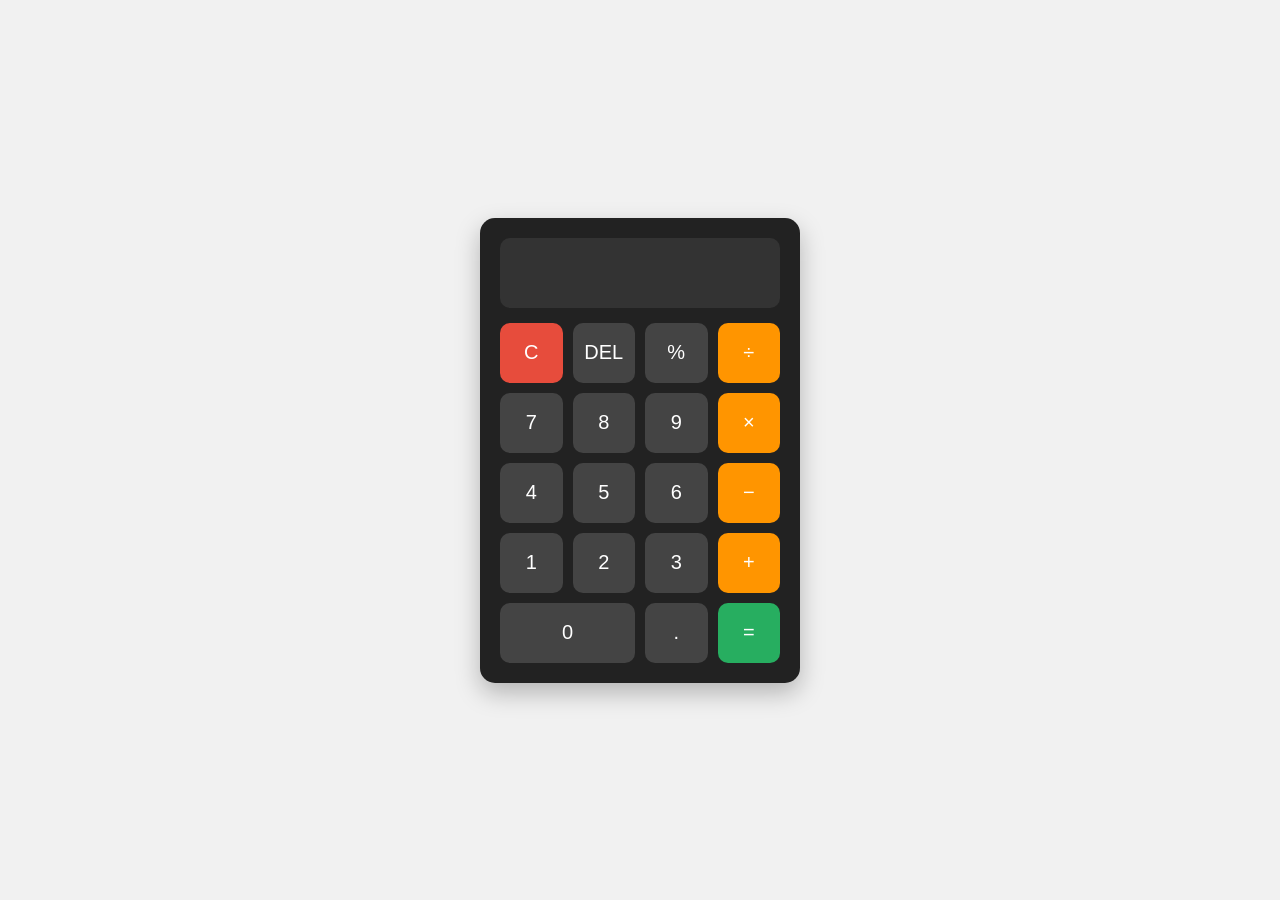
<file: calculator/index.html>
<!DOCTYPE html>
<html lang="en">
<head>
    <meta charset="UTF-8">
    <meta name="viewport" content="width=device-width, initial-scale=1.0">
    <title>Simple Calculator</title>
    <link rel="stylesheet" href="style.css">
</head>
<body>

    <div class="calculator">
        <input type="text" id="display" readonly>

        <div class="buttons">
            <button class="clear" onclick="clearDisplay()">C</button>
            <button onclick="deleteLast()">DEL</button>
            <button onclick="appendValue('%')">%</button>
            <button class="operator" onclick="appendValue('/')">÷</button>

            <button onclick="appendValue('7')">7</button>
            <button onclick="appendValue('8')">8</button>
            <button onclick="appendValue('9')">9</button>
            <button class="operator" onclick="appendValue('*')">×</button>

            <button onclick="appendValue('4')">4</button>
            <button onclick="appendValue('5')">5</button>
            <button onclick="appendValue('6')">6</button>
            <button class="operator" onclick="appendValue('-')">−</button>

            <button onclick="appendValue('1')">1</button>
            <button onclick="appendValue('2')">2</button>
            <button onclick="appendValue('3')">3</button>
            <button class="operator" onclick="appendValue('+')">+</button>

            <button onclick="appendValue('0')" class="zero">0</button>
            <button onclick="appendValue('.')">.</button>
            <button class="equals" onclick="calculate()">=</button>
        </div>
    </div>

    <script src="script.js"></script>
</body>
</html>
</file>
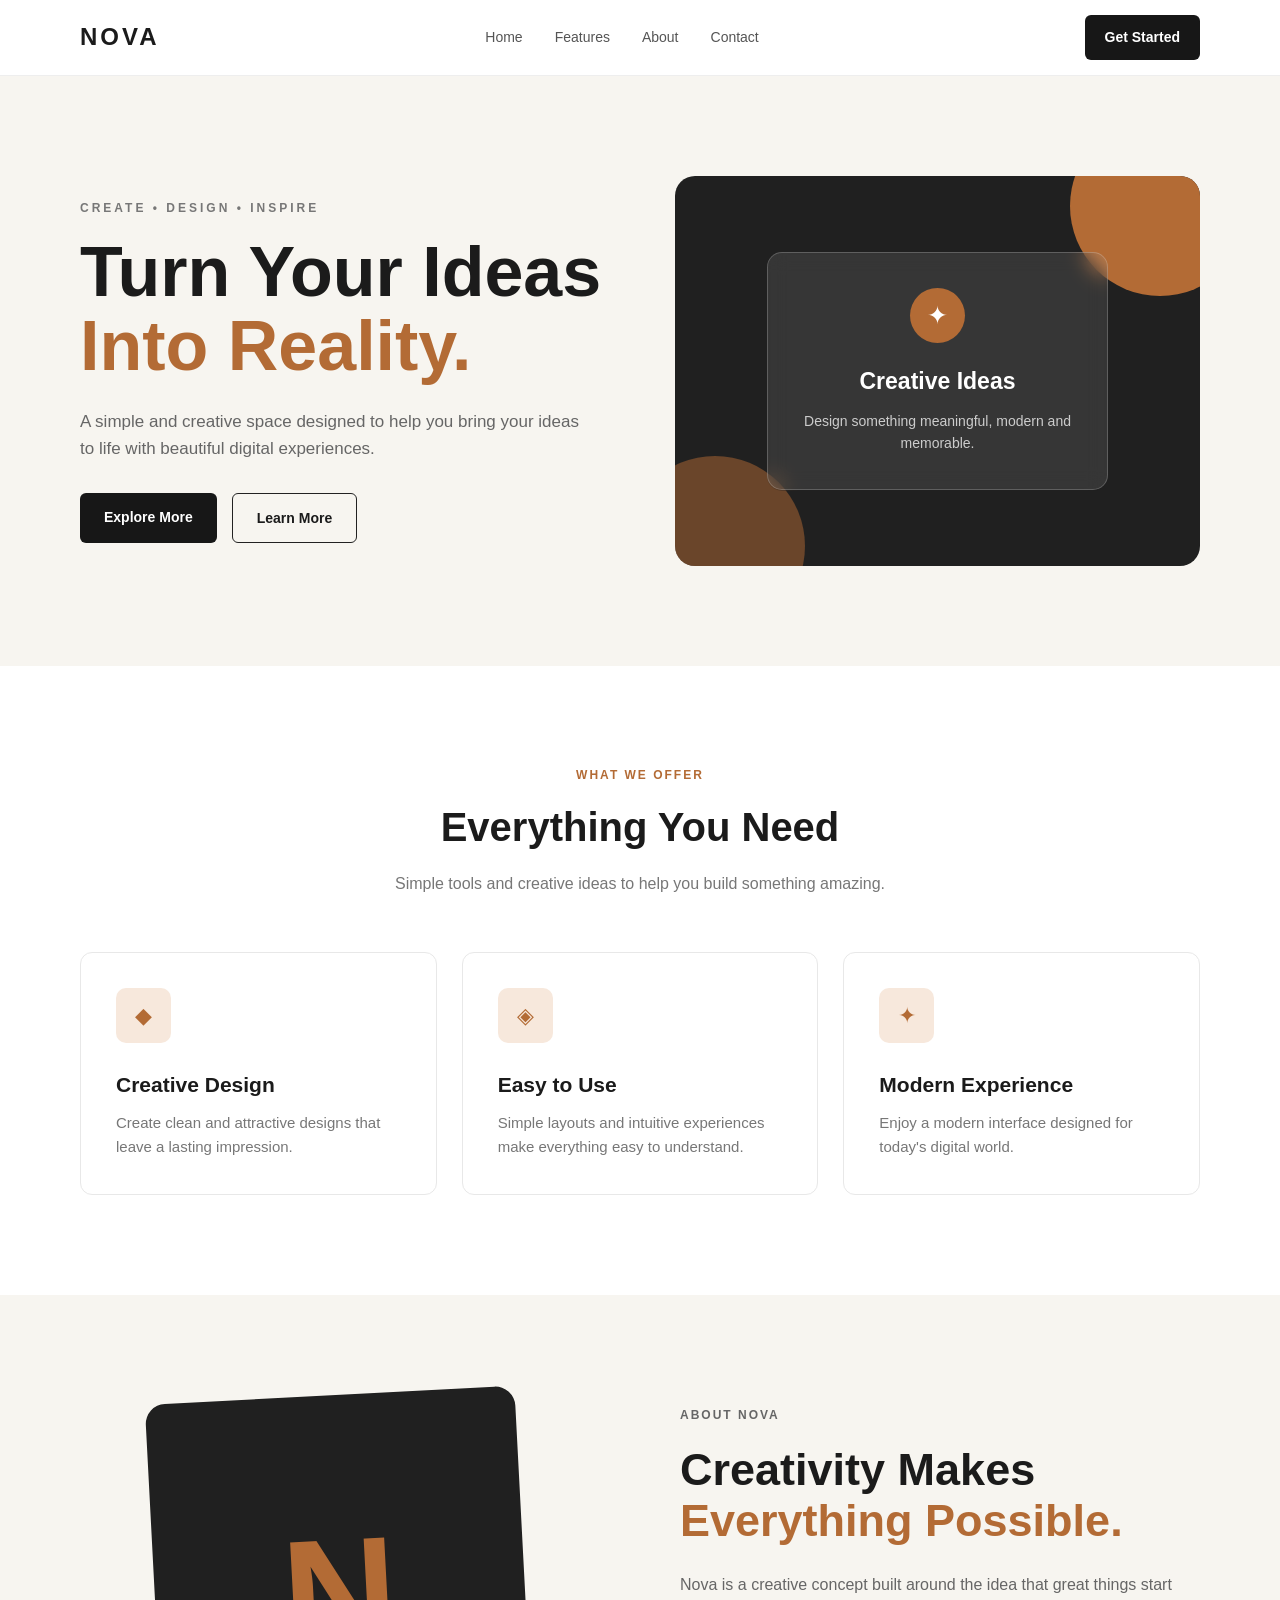
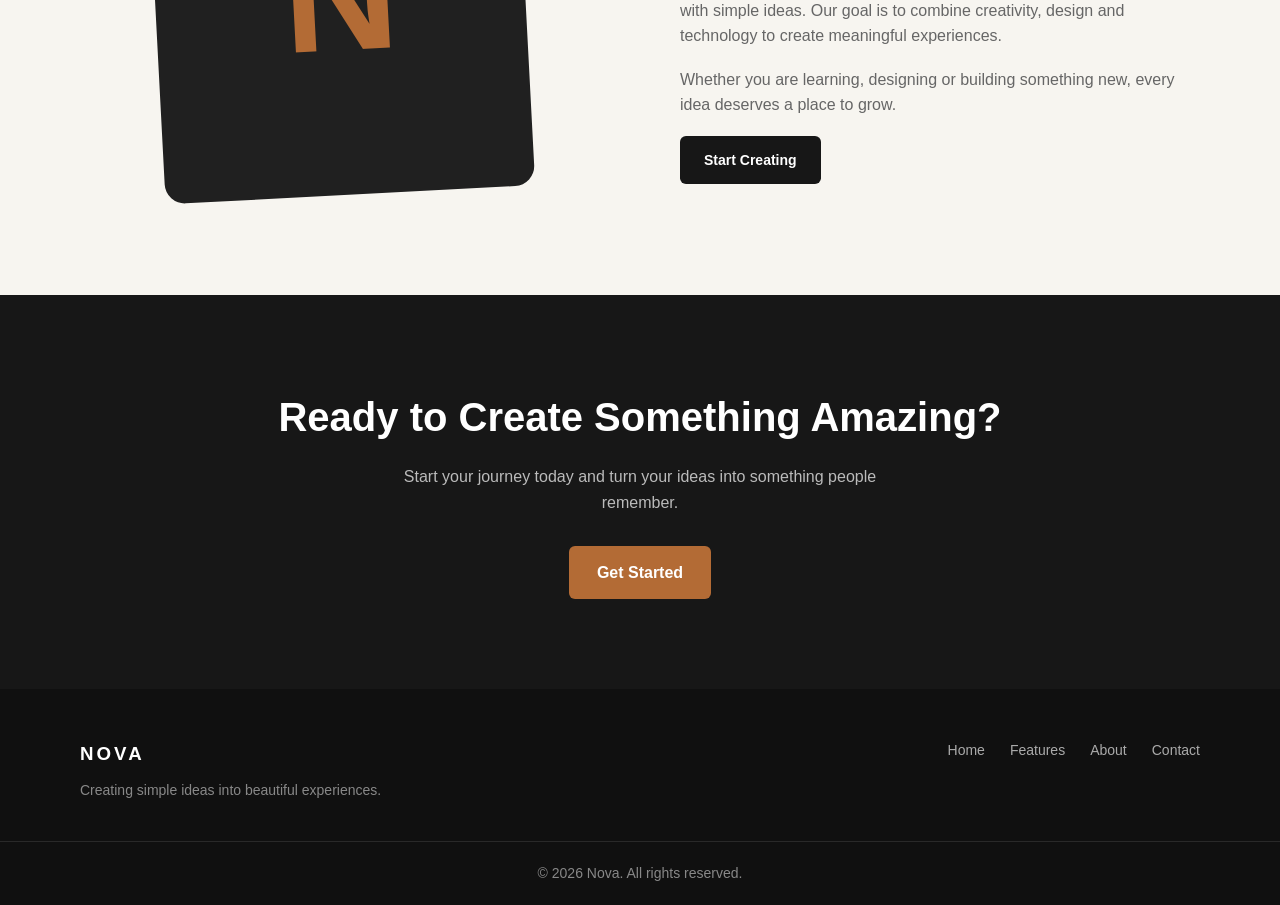
<file: landing page/index.html>
<!DOCTYPE html>
<html lang="en">
<head>
    <meta charset="UTF-8">
    <meta name="viewport" content="width=device-width, initial-scale=1.0">

    <title>Nova - Creative Landing Page</title>

    <link rel="stylesheet" href="style.css">
</head>

<body>

    <!-- Header -->
    <header class="header">
        <div class="container navbar">

            <div class="logo">
                NOVA
            </div>

            <nav>
                <a href="#home">Home</a>
                <a href="#features">Features</a>
                <a href="#about">About</a>
                <a href="#contact">Contact</a>
            </nav>

            <a href="#contact" class="nav-btn">Get Started</a>

        </div>
    </header>


    <!-- Hero Section -->
    <section class="hero" id="home">

        <div class="container hero-content">

            <div class="hero-text">

                <p class="tagline">CREATE • DESIGN • INSPIRE</p>

                <h1>
                    Turn Your Ideas
                    <span>Into Reality.</span>
                </h1>

                <p class="hero-description">
                    A simple and creative space designed to help you
                    bring your ideas to life with beautiful digital
                    experiences.
                </p>

                <div class="hero-buttons">
                    <a href="#features" class="primary-btn">
                        Explore More
                    </a>

                    <a href="#about" class="secondary-btn">
                        Learn More
                    </a>
                </div>

            </div>


            <div class="hero-card">

                <div class="card-shape shape-one"></div>
                <div class="card-shape shape-two"></div>

                <div class="hero-card-content">
                    <div class="icon">✦</div>

                    <h3>Creative Ideas</h3>

                    <p>
                        Design something meaningful,
                        modern and memorable.
                    </p>
                </div>

            </div>

        </div>

    </section>


    <!-- Features Section -->
    <section class="features" id="features">

        <div class="container">

            <div class="section-heading">

                <p>WHAT WE OFFER</p>

                <h2>Everything You Need</h2>

                <span>
                    Simple tools and creative ideas to help
                    you build something amazing.
                </span>

            </div>


            <div class="feature-grid">

                <div class="feature-box">

                    <div class="feature-icon">◆</div>

                    <h3>Creative Design</h3>

                    <p>
                        Create clean and attractive designs
                        that leave a lasting impression.
                    </p>

                </div>


                <div class="feature-box">

                    <div class="feature-icon">◈</div>

                    <h3>Easy to Use</h3>

                    <p>
                        Simple layouts and intuitive experiences
                        make everything easy to understand.
                    </p>

                </div>


                <div class="feature-box">

                    <div class="feature-icon">✦</div>

                    <h3>Modern Experience</h3>

                    <p>
                        Enjoy a modern interface designed
                        for today's digital world.
                    </p>

                </div>

            </div>

        </div>

    </section>


    <!-- About Section -->
    <section class="about" id="about">

        <div class="container about-content">

            <div class="about-image">

                <div class="image-box">
                    <span>N</span>
                </div>

            </div>


            <div class="about-text">

                <p class="small-title">ABOUT NOVA</p>

                <h2>
                    Creativity Makes
                    <span>Everything Possible.</span>
                </h2>

                <p>
                    Nova is a creative concept built around the idea
                    that great things start with simple ideas.
                    Our goal is to combine creativity, design and
                    technology to create meaningful experiences.
                </p>

                <p>
                    Whether you are learning, designing or building
                    something new, every idea deserves a place to grow.
                </p>

                <a href="#contact" class="primary-btn">
                    Start Creating
                </a>

            </div>

        </div>

    </section>


    <!-- Call To Action -->
    <section class="cta" id="contact">

        <div class="container">

            <h2>Ready to Create Something Amazing?</h2>

            <p>
                Start your journey today and turn your ideas
                into something people remember.
            </p>

            <a href="mailto:hello@nova.com" class="cta-btn">
                Get Started
            </a>

        </div>

    </section>


    <!-- Footer -->
    <footer class="footer">

        <div class="container footer-content">

            <div>
                <h3>NOVA</h3>

                <p>
                    Creating simple ideas into
                    beautiful experiences.
                </p>
            </div>


            <div class="footer-links">

                <a href="#home">Home</a>
                <a href="#features">Features</a>
                <a href="#about">About</a>
                <a href="#contact">Contact</a>

            </div>

        </div>


        <div class="copyright">

            <p>
                © 2026 Nova. All rights reserved.
            </p>

        </div>

    </footer>

</body>
</html>
</file>
<file: calculator/style.css>
* {
    margin: 0;
    padding: 0;
    box-sizing: border-box;
}

body {
    min-height: 100vh;
    display: flex;
    justify-content: center;
    align-items: center;
    background: #f1f1f1;
    font-family: Arial, sans-serif;
}

.calculator {
    width: 320px;
    padding: 20px;
    background: #222;
    border-radius: 15px;
    box-shadow: 0 10px 25px rgba(0, 0, 0, 0.25);
}

#display {
    width: 100%;
    height: 70px;
    margin-bottom: 15px;
    padding: 10px;
    border: none;
    outline: none;
    border-radius: 10px;
    background: #333;
    color: white;
    font-size: 30px;
    text-align: right;
}

.buttons {
    display: grid;
    grid-template-columns: repeat(4, 1fr);
    gap: 10px;
}

button {
    height: 60px;
    border: none;
    border-radius: 10px;
    background: #444;
    color: white;
    font-size: 20px;
    cursor: pointer;
    transition: 0.2s;
}

button:hover {
    background: #555;
}

button:active {
    transform: scale(0.95);
}

.operator {
    background: #ff9500;
}

.operator:hover {
    background: #e68600;
}

.clear {
    background: #e74c3c;
}

.clear:hover {
    background: #c0392b;
}

.equals {
    background: #27ae60;
}

.equals:hover {
    background: #219150;
}

.zero {
    grid-column: span 2;
}
</file>
<file: landing page/style.css>
/* =========================
   BASIC RESET
========================= */

* {
    margin: 0;
    padding: 0;
    box-sizing: border-box;
}

html {
    scroll-behavior: smooth;
}

body {
    font-family: Arial, Helvetica, sans-serif;
    color: #1b1b1b;
    background: #ffffff;
    line-height: 1.6;
}

a {
    text-decoration: none;
    color: inherit;
}

.container {
    width: min(1120px, 90%);
    margin: auto;
}


/* =========================
   HEADER
========================= */

.header {
    width: 100%;
    background: #ffffff;
    border-bottom: 1px solid #eeeeee;
}

.navbar {
    height: 75px;

    display: flex;
    align-items: center;
    justify-content: space-between;
}

.logo {
    font-size: 24px;
    font-weight: 800;
    letter-spacing: 3px;
}

nav {
    display: flex;
    gap: 32px;
}

nav a {
    font-size: 14px;
    color: #555;
    transition: 0.3s;
}

nav a:hover {
    color: #111;
}

.nav-btn {
    padding: 11px 20px;
    background: #171717;
    color: #ffffff;
    border-radius: 6px;

    font-size: 14px;
    font-weight: 600;

    transition: 0.3s;
}

.nav-btn:hover {
    transform: translateY(-2px);
}


/* =========================
   HERO
========================= */

.hero {
    background: #f7f5f0;
    padding: 100px 0;
}

.hero-content {
    display: grid;
    grid-template-columns: 1fr 1fr;
    gap: 70px;

    align-items: center;
}

.tagline {
    font-size: 12px;
    font-weight: 700;
    letter-spacing: 3px;
    color: #777;

    margin-bottom: 18px;
}

.hero h1 {
    font-size: clamp(42px, 6vw, 70px);
    line-height: 1.05;

    margin-bottom: 25px;
}

.hero h1 span {
    display: block;
    color: #b36b35;
}

.hero-description {
    max-width: 500px;

    font-size: 17px;
    color: #666;

    margin-bottom: 30px;
}

.hero-buttons {
    display: flex;
    gap: 15px;
}

.primary-btn,
.secondary-btn {
    display: inline-block;

    padding: 13px 24px;

    border-radius: 6px;

    font-size: 14px;
    font-weight: 600;

    transition: 0.3s;
}

.primary-btn {
    background: #171717;
    color: #ffffff;
}

.primary-btn:hover {
    transform: translateY(-3px);
}

.secondary-btn {
    border: 1px solid #222;
}

.secondary-btn:hover {
    background: #171717;
    color: #ffffff;
}


/* Hero Card */

.hero-card {
    height: 390px;

    position: relative;
    overflow: hidden;

    display: flex;
    align-items: center;
    justify-content: center;

    background: #202020;
    border-radius: 20px;
}

.hero-card-content {
    width: 65%;

    padding: 35px;

    background: rgba(255, 255, 255, 0.1);

    border: 1px solid rgba(255, 255, 255, 0.2);

    border-radius: 15px;

    color: #ffffff;

    text-align: center;

    backdrop-filter: blur(10px);

    z-index: 2;
}

.icon {
    width: 55px;
    height: 55px;

    margin: 0 auto 20px;

    display: flex;
    align-items: center;
    justify-content: center;

    border-radius: 50%;

    background: #b36b35;

    font-size: 25px;
}

.hero-card-content h3 {
    margin-bottom: 10px;
    font-size: 23px;
}

.hero-card-content p {
    color: #cccccc;
    font-size: 14px;
}

.card-shape {
    position: absolute;

    width: 180px;
    height: 180px;

    border-radius: 50%;

    background: #b36b35;
}

.shape-one {
    top: -60px;
    right: -50px;
}

.shape-two {
    bottom: -70px;
    left: -50px;
    opacity: 0.5;
}


/* =========================
   FEATURES
========================= */

.features {
    padding: 100px 0;
}

.section-heading {
    text-align: center;
    max-width: 650px;

    margin: 0 auto 55px;
}

.section-heading p,
.small-title {
    color: #b36b35;

    font-size: 12px;
    font-weight: 700;

    letter-spacing: 2px;

    margin-bottom: 10px;
}

.section-heading h2 {
    font-size: 40px;
    margin-bottom: 12px;
}

.section-heading span {
    color: #777;
}

.feature-grid {
    display: grid;

    grid-template-columns: repeat(3, 1fr);

    gap: 25px;
}

.feature-box {
    padding: 35px;

    border: 1px solid #e8e8e8;
    border-radius: 12px;

    transition: 0.3s;
}

.feature-box:hover {
    transform: translateY(-8px);

    box-shadow: 0 15px 35px rgba(0, 0, 0, 0.08);
}

.feature-icon {
    width: 55px;
    height: 55px;

    margin-bottom: 25px;

    display: flex;
    align-items: center;
    justify-content: center;

    background: #f7e8dc;

    color: #b36b35;

    border-radius: 10px;

    font-size: 22px;
}

.feature-box h3 {
    margin-bottom: 10px;
    font-size: 21px;
}

.feature-box p {
    color: #777;
    font-size: 15px;
}


/* =========================
   ABOUT
========================= */

.about {
    padding: 100px 0;

    background: #f7f5f0;
}

.about-content {
    display: grid;

    grid-template-columns: 1fr 1fr;

    gap: 80px;

    align-items: center;
}

.about-image {
    display: flex;
    justify-content: center;
}

.image-box {
    width: 370px;
    height: 400px;

    display: flex;
    align-items: center;
    justify-content: center;

    background: #202020;

    border-radius: 20px;

    transform: rotate(-3deg);
}

.image-box span {
    font-size: 160px;
    font-weight: 800;

    color: #b36b35;
}

.about-text h2 {
    font-size: 45px;
    line-height: 1.15;

    margin-bottom: 25px;
}

.about-text h2 span {
    color: #b36b35;
}

.about-text p {
    color: #666;
    margin-bottom: 18px;
}


/* =========================
   CTA
========================= */

.cta {
    padding: 90px 20px;

    text-align: center;

    background: #171717;
    color: #ffffff;
}

.cta h2 {
    font-size: 40px;
    margin-bottom: 15px;
}

.cta p {
    max-width: 550px;

    margin: 0 auto 30px;

    color: #bbbbbb;
}

.cta-btn {
    display: inline-block;

    padding: 14px 28px;

    background: #b36b35;
    color: #ffffff;

    border-radius: 6px;

    font-weight: 600;

    transition: 0.3s;
}

.cta-btn:hover {
    transform: translateY(-3px);
}


/* =========================
   FOOTER
========================= */

.footer {
    background: #101010;
    color: #ffffff;
    padding-top: 50px;
}

.footer-content {
    display: flex;
    justify-content: space-between;

    gap: 30px;

    padding-bottom: 40px;
}

.footer h3 {
    letter-spacing: 3px;
    margin-bottom: 10px;
}

.footer p {
    color: #888;
    font-size: 14px;
}

.footer-links {
    display: flex;
    gap: 25px;
}

.footer-links a {
    color: #aaa;
    font-size: 14px;

    transition: 0.3s;
}

.footer-links a:hover {
    color: #ffffff;
}

.copyright {
    padding: 20px;

    text-align: center;

    border-top: 1px solid #292929;
}


/* =========================
   RESPONSIVE DESIGN
========================= */

@media (max-width: 850px) {

    nav {
        display: none;
    }

    .hero-content,
    .about-content {
        grid-template-columns: 1fr;
    }

    .hero {
        padding: 70px 0;
    }

    .hero-card {
        height: 330px;
    }

    .feature-grid {
        grid-template-columns: 1fr;
    }

    .about-image {
        order: 2;
    }

    .about-text {
        order: 1;
    }

    .about-text h2 {
        font-size: 38px;
    }

    .footer-content {
        flex-direction: column;
    }
}


@media (max-width: 500px) {

    .nav-btn {
        display: none;
    }

    .hero h1 {
        font-size: 43px;
    }

    .hero-buttons {
        flex-direction: column;
    }

    .hero-buttons a {
        text-align: center;
    }

    .hero-card-content {
        width: 80%;
        padding: 25px;
    }

    .section-heading h2 {
        font-size: 32px;
    }

    .image-box {
        width: 280px;
        height: 320px;
    }

    .image-box span {
        font-size: 120px;
    }

    .cta h2 {
        font-size: 30px;
    }

    .footer-links {
        flex-wrap: wrap;
    }
}
</file>
